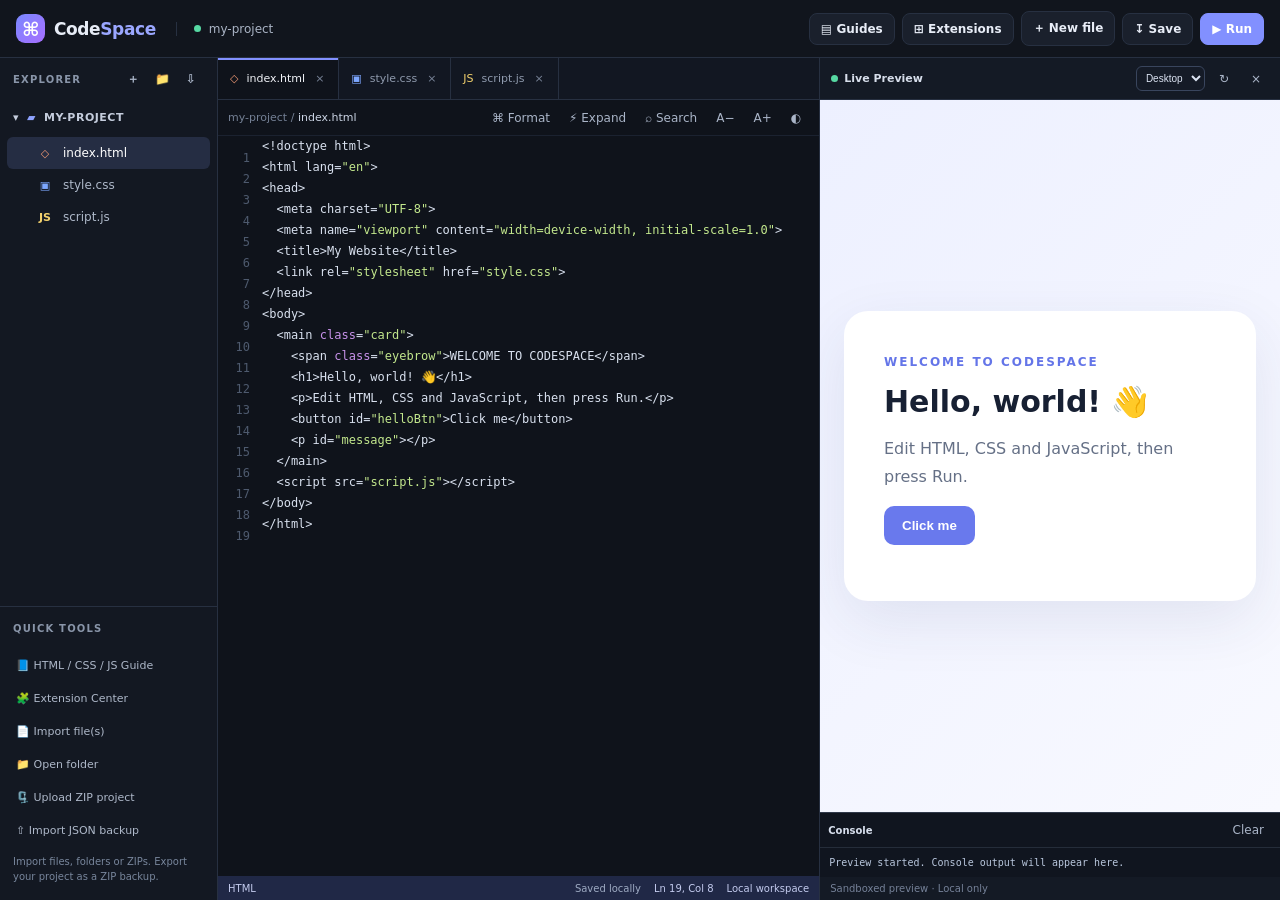
<file: index.html>
<!doctype html>
<html lang="en">
<head>
  <meta charset="utf-8">
  <meta name="viewport" content="width=device-width, initial-scale=1">
  <meta name="theme-color" content="#10131b">
  <title>CodeSpace — Local Web IDE</title>
  <link rel="stylesheet" href="style.css">
</head>
<body>
  <header class="topbar">
    <button class="icon-btn mobile-only" id="menuBtn" aria-label="Open file explorer">☰</button>
    <a class="brand" href="index.html" aria-label="CodeSpace home"><span class="brand-mark">⌘</span><span>Code<span class="accent-text">Space</span></span></a>
    <div class="project-chip"><i></i><span id="projectNameLabel">my-project</span></div>
    <div class="top-actions">
      <button class="btn ghost" id="guideBtn">▤ <span class="wide-label">Guides</span></button>
      <button class="btn ghost" id="extensionsBtn">⊞ <span class="wide-label">Extensions</span></button>
      <button class="btn ghost" id="newFileBtn">＋ <span class="wide-label">New file</span></button>
      <button class="btn ghost" id="saveBtn">↧ <span class="wide-label">Save</span></button>
      <button class="btn primary" id="runBtn">▶ <span>Run</span></button>
    </div>
  </header>

  <main class="workspace" id="workspace">
    <aside class="sidebar" id="sidebar">
      <div class="side-heading"><span>EXPLORER</span><div><button class="tiny-btn" id="newFileSide" title="New file">＋</button><button class="tiny-btn" id="newFolderBtn" title="New folder">📁</button><button class="tiny-btn" id="exportBtn" title="Export project">⇩</button></div></div>
      <div class="project-row"><span class="folder-caret">▾</span><span class="folder-icon">▰</span><strong>MY-PROJECT</strong></div>
      <div class="file-list" id="fileList"></div>
      <div class="side-bottom">
        <div class="side-heading"><span>QUICK TOOLS</span></div>
        <button class="side-tool" id="guideSide">📘 HTML / CSS / JS Guide</button>
        <button class="side-tool" id="extensionsSide">🧩 Extension Center</button>
        <button class="side-tool" id="importFilesBtn">📄 Import file(s)</button>
        <button class="side-tool" id="openFolderBtn">📁 Open folder</button>
        <button class="side-tool" id="uploadZipBtn">🗜️ Upload ZIP project</button>
        <button class="side-tool" id="importBtn">⇧ Import JSON backup</button>
        <input type="file" id="fileImportInput" multiple accept=".html,.htm,.css,.js,.mjs,.cjs,.ts,.jsx,.tsx,.json,.txt,.md,.xml,.svg,.php,.py,.java,.c,.h,.cpp,.sql,.yaml,.yml,.sh,.csv" hidden>
        <input type="file" id="folderImportInput" webkitdirectory directory multiple hidden>
        <input type="file" id="zipImportInput" accept=".zip,application/zip,application/x-zip-compressed" hidden>
        <input type="file" id="importInput" accept=".json,application/json" hidden>
        <p class="side-note">Import files, folders or ZIPs. Export your project as a ZIP backup.</p>
      </div>
    </aside>

    <section class="editor-area" id="editorArea">
      <div class="tabs" id="tabs"></div>
      <div class="editor-toolbar">
        <div class="breadcrumbs" id="breadcrumbs">my-project / <b>index.html</b></div>
        <div class="editor-actions">
          <button class="tiny-btn" id="formatBtn" title="Basic formatting">⌘ Format</button>
          <button class="tiny-btn" id="expandBtn" title="Expand a shortcut">⚡ Expand</button>
          <button class="tiny-btn" id="searchBtn" title="Search and replace">⌕ Search</button>
          <button class="tiny-btn" id="zoomOutBtn" title="Decrease font size">A−</button>
          <button class="tiny-btn" id="zoomInBtn" title="Increase font size">A+</button>
          <button class="tiny-btn" id="themeBtn" title="Toggle editor theme">◐</button>
        </div>
      </div>
      <div class="mobile-codebar" aria-label="Touch coding toolbar">
        <button type="button" data-mobile-action="tab">⇥ Tab</button>
        <button type="button" data-mobile-action="suggest">✦ Suggest</button>
        <button type="button" data-mobile-action="expand">⚡ Expand</button>
        <button type="button" data-mobile-action="braces">{ }</button>
        <button type="button" data-mobile-action="parens">( )</button>
        <button type="button" data-mobile-action="semicolon">;</button>
        <button type="button" data-mobile-action="comment">//</button>
        <button type="button" data-mobile-action="undo">↶</button>
        <button type="button" data-mobile-action="redo">↷</button>
      </div>
      <div class="search-panel" id="searchPanel" hidden>
        <input id="searchQuery" placeholder="Find in project…" aria-label="Search project">
        <input id="replaceQuery" placeholder="Replace with…" aria-label="Replace text">
        <button class="tiny-btn" id="findNextBtn">Find next</button><button class="tiny-btn" id="replaceBtn">Replace</button><button class="tiny-btn" id="replaceAllBtn">Replace all</button><button class="tiny-btn" id="closeSearchBtn">×</button>
      </div>
      <div class="editor-wrap">
        <pre id="highlightLayer" aria-hidden="true"><code id="highlightCode"></code></pre>
        <div class="line-numbers" id="lineNumbers">1</div>
        <textarea id="codeEditor" spellcheck="false" autocapitalize="off" autocomplete="off" autocorrect="off" aria-label="Code editor"></textarea>
      </div>
      <div class="statusbar"><span id="languageStatus">HTML</span><span id="saveStatus">Ready</span><span id="cursorStatus">Ln 1, Col 1</span><span>Local workspace</span></div>
    </section>

    <section class="preview-area" id="previewArea">
      <div class="preview-header"><div><span class="preview-dot"></span><strong>Live Preview</strong></div><div><select id="deviceSize" aria-label="Preview device"><option value="100%">Desktop</option><option value="390px">Phone</option><option value="768px">Tablet</option></select><button class="tiny-btn" id="refreshPreview" title="Refresh preview">↻</button><button class="tiny-btn" id="closePreview" title="Close preview">×</button></div></div>
      <iframe id="previewFrame" title="Website preview" sandbox="allow-scripts"></iframe>
      <div class="console-panel" id="consolePanel"><div class="console-head"><strong>Console</strong><button class="tiny-btn" id="clearConsoleBtn">Clear</button></div><pre id="consoleOutput">Console ready.</pre></div><div class="preview-footer">Sandboxed preview · Local only</div>
    </section>

    <aside class="tool-panel" id="toolPanel" hidden>
      <div class="panel-heading"><strong id="panelTitle">Guide</strong><button class="tiny-btn" id="closePanel">×</button></div>
      <div class="panel-tabs" id="panelTabs"></div>
      <div class="panel-content" id="panelContent"></div>
    </aside>
  </main>

  <nav class="mobile-nav" aria-label="Mobile navigation">
    <button class="mobile-nav-item active" id="navCode">⌨ <span>Code</span></button>
    <button class="mobile-nav-item" id="navFiles">▤ <span>Files</span></button>
    <button class="mobile-nav-item" id="navPreview">▶ <span>Preview</span></button>
    <button class="mobile-nav-item" id="navGuide">📘 <span>Guide</span></button>
  </nav>

  <div class="modal-backdrop" id="modalBackdrop" hidden>
    <form class="modal" id="newFileForm">
      <div class="modal-title">Create a file <button type="button" class="tiny-btn" id="cancelModal">×</button></div>
      <label for="fileNameInput">File name</label>
      <input id="fileNameInput" placeholder="e.g. about.html or css/main.css" required maxlength="80">
      <p class="modal-help">Tip: type folder/name.ext to create it inside a folder</p>
      <div class="modal-actions"><button type="button" class="btn ghost" id="cancelModal2">Cancel</button><button class="btn primary" type="submit">Create file</button></div>
    </form>
  </div>
  <div class="toast" id="toast" role="status"></div>
  <script src="jszip.min.js"></script>
  <script src="app.js"></script>
</body>
</html>
</file>
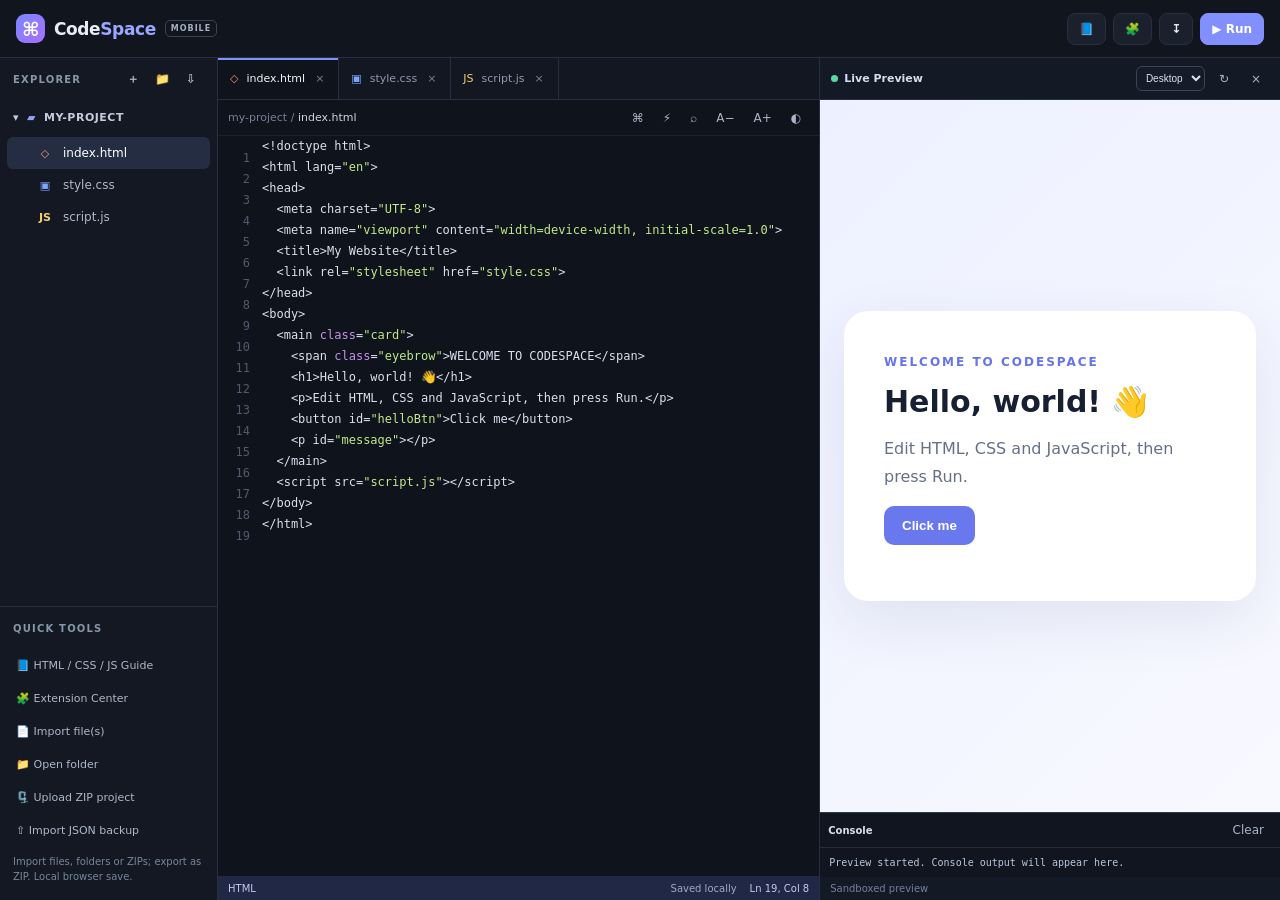
<file: mobile.html>
<!doctype html>
<html lang="en">
<head>
  <meta charset="utf-8">
  <meta name="viewport" content="width=device-width, initial-scale=1, viewport-fit=cover">
  <meta name="theme-color" content="#10131b">
  <title>CodeSpace Mobile</title>
  <link rel="stylesheet" href="style.css">
</head>
<body class="mobile-entry">
  <header class="topbar">
    <button class="icon-btn mobile-only" id="menuBtn" aria-label="Open file explorer">☰</button>
    <a class="brand" href="mobile.html"><span class="brand-mark">⌘</span><span>Code<span class="accent-text">Space</span></span><small class="mobile-tag">MOBILE</small></a>
    <div class="top-actions">
      <button class="btn ghost" id="guideBtn">📘</button>
      <button class="btn ghost" id="extensionsBtn">🧩</button>
      <button class="btn ghost" id="saveBtn">↧</button>
      <button class="btn primary" id="runBtn">▶ Run</button>
    </div>
  </header>
  <main class="workspace" id="workspace">
    <aside class="sidebar" id="sidebar">
      <div class="side-heading"><span>EXPLORER</span><div><button class="tiny-btn" id="newFileSide">＋</button><button class="tiny-btn" id="newFolderBtn">📁</button><button class="tiny-btn" id="exportBtn">⇩</button></div></div>
      <div class="project-row"><span class="folder-caret">▾</span><span class="folder-icon">▰</span><strong>MY-PROJECT</strong></div>
      <div class="file-list" id="fileList"></div>
      <div class="side-bottom"><div class="side-heading"><span>QUICK TOOLS</span></div><button class="side-tool" id="guideSide">📘 HTML / CSS / JS Guide</button><button class="side-tool" id="extensionsSide">🧩 Extension Center</button><button class="side-tool" id="importFilesBtn">📄 Import file(s)</button>
        <button class="side-tool" id="openFolderBtn">📁 Open folder</button>
        <button class="side-tool" id="uploadZipBtn">🗜️ Upload ZIP project</button>
        <button class="side-tool" id="importBtn">⇧ Import JSON backup</button>
        <input type="file" id="fileImportInput" multiple accept=".html,.htm,.css,.js,.mjs,.cjs,.ts,.jsx,.tsx,.json,.txt,.md,.xml,.svg,.php,.py,.java,.c,.h,.cpp,.sql,.yaml,.yml,.sh,.csv" hidden>
        <input type="file" id="folderImportInput" webkitdirectory directory multiple hidden>
        <input type="file" id="zipImportInput" accept=".zip,application/zip,application/x-zip-compressed" hidden>
        <input type="file" id="importInput" accept=".json,application/json" hidden><p class="side-note">Import files, folders or ZIPs; export as ZIP. Local browser save.</p></div>
    </aside>
    <section class="editor-area" id="editorArea">
      <div class="tabs" id="tabs"></div>
      <div class="editor-toolbar"><div class="breadcrumbs" id="breadcrumbs">my-project / <b>index.html</b></div><div class="editor-actions"><button class="tiny-btn" id="formatBtn">⌘</button><button class="tiny-btn" id="expandBtn">⚡</button><button class="tiny-btn" id="searchBtn">⌕</button><button class="tiny-btn" id="zoomOutBtn">A−</button><button class="tiny-btn" id="zoomInBtn">A+</button><button class="tiny-btn" id="themeBtn">◐</button></div></div>
      <div class="mobile-codebar" aria-label="Touch coding toolbar">
        <button type="button" data-mobile-action="tab">⇥ Tab</button>
        <button type="button" data-mobile-action="suggest">✦ Suggest</button>
        <button type="button" data-mobile-action="expand">⚡ Expand</button>
        <button type="button" data-mobile-action="braces">{ }</button>
        <button type="button" data-mobile-action="parens">( )</button>
        <button type="button" data-mobile-action="semicolon">;</button>
        <button type="button" data-mobile-action="comment">//</button>
        <button type="button" data-mobile-action="undo">↶</button>
        <button type="button" data-mobile-action="redo">↷</button>
      </div>
      <div class="search-panel" id="searchPanel" hidden><input id="searchQuery" placeholder="Find in project…"><input id="replaceQuery" placeholder="Replace with…"><button class="tiny-btn" id="findNextBtn">Find</button><button class="tiny-btn" id="replaceBtn">Replace</button><button class="tiny-btn" id="replaceAllBtn">All</button><button class="tiny-btn" id="closeSearchBtn">×</button></div><div class="editor-wrap"><pre id="highlightLayer" aria-hidden="true"><code id="highlightCode"></code></pre><div class="line-numbers" id="lineNumbers">1</div><textarea id="codeEditor" spellcheck="false" autocapitalize="off" autocomplete="off" autocorrect="off" aria-label="Code editor"></textarea></div>
      <div class="statusbar"><span id="languageStatus">HTML</span><span id="saveStatus">Ready</span><span id="cursorStatus">Ln 1, Col 1</span></div>
    </section>
    <section class="preview-area" id="previewArea"><div class="preview-header"><div><span class="preview-dot"></span><strong>Live Preview</strong></div><div><select id="deviceSize" aria-label="Preview device"><option value="100%">Desktop</option><option value="390px">Phone</option><option value="768px">Tablet</option></select><button class="tiny-btn" id="refreshPreview">↻</button><button class="tiny-btn" id="closePreview">×</button></div></div><iframe id="previewFrame" title="Website preview" sandbox="allow-scripts"></iframe><div class="console-panel" id="consolePanel"><div class="console-head"><strong>Console</strong><button class="tiny-btn" id="clearConsoleBtn">Clear</button></div><pre id="consoleOutput">Console ready.</pre></div><div class="preview-footer">Sandboxed preview</div></section>
    <aside class="tool-panel" id="toolPanel" hidden><div class="panel-heading"><strong id="panelTitle">Guide</strong><button class="tiny-btn" id="closePanel">×</button></div><div class="panel-tabs" id="panelTabs"></div><div class="panel-content" id="panelContent"></div></aside>
  </main>
  <nav class="mobile-nav"><button class="mobile-nav-item active" id="navCode">⌨ <span>Code</span></button><button class="mobile-nav-item" id="navFiles">▤ <span>Files</span></button><button class="mobile-nav-item" id="navPreview">▶ <span>Preview</span></button><button class="mobile-nav-item" id="navGuide">📘 <span>Guide</span></button></nav>
  <div class="modal-backdrop" id="modalBackdrop" hidden><form class="modal" id="newFileForm"><div class="modal-title">Create a file <button type="button" class="tiny-btn" id="cancelModal">×</button></div><label for="fileNameInput">File name</label><input id="fileNameInput" placeholder="e.g. about.html or css/main.css" required maxlength="80"><p class="modal-help">Tip: type folder/name.ext to create it inside a folder</p><div class="modal-actions"><button type="button" class="btn ghost" id="cancelModal2">Cancel</button><button class="btn primary" type="submit">Create file</button></div></form></div>
  <div class="toast" id="toast" role="status"></div><script src="jszip.min.js"></script>
  <script src="app.js"></script>
</body>
</html>
</file>
<file: style.css>
:root{color-scheme:dark;--bg:#0d1016;--panel:#131822;--panel2:#171e2a;--line:#273041;--text:#e8edf7;--muted:#8d99ad;--accent:#8290ff;--green:#57d9a3;--orange:#f5bb6d;--danger:#ff7f91}
*{box-sizing:border-box}html,body{margin:0;height:100%;font-family:Inter,ui-sans-serif,system-ui,-apple-system,"Segoe UI",sans-serif;background:var(--bg);color:var(--text)}button,input,textarea{font:inherit}button{cursor:pointer;color:inherit}button:focus-visible,a:focus-visible,input:focus-visible,textarea:focus-visible{outline:2px solid var(--accent);outline-offset:2px}
.topbar{height:58px;display:flex;align-items:center;gap:16px;padding:0 16px;background:#11151d;border-bottom:1px solid var(--line);position:relative;z-index:6}.brand{display:flex;align-items:center;gap:9px;font-weight:800;letter-spacing:-.4px;font-size:17px;white-space:nowrap;text-decoration:none;color:var(--text)}.brand-mark{display:grid;place-items:center;width:29px;height:29px;border-radius:9px;background:linear-gradient(135deg,#7988ff,#a76eff);color:white;font-size:19px}.accent-text{color:#9ba7ff}.mobile-tag{font-size:8px;letter-spacing:1px;color:#a6b0c6;border:1px solid #3a4358;padding:3px 5px;border-radius:5px}.project-chip{display:flex;align-items:center;gap:8px;margin-left:4px;color:#aab4c5;font-size:12px;border-left:1px solid var(--line);padding-left:17px}.project-chip i{width:7px;height:7px;border-radius:50%;background:var(--green)}.top-actions{display:flex;align-items:center;gap:7px;margin-left:auto}.btn{border:1px solid var(--line);border-radius:8px;padding:8px 11px;background:#1a202c;font-size:12px;font-weight:650;white-space:nowrap}.btn.primary{background:var(--accent);border-color:var(--accent);color:white}.btn:hover{filter:brightness(1.12)}.btn.ghost:hover,.tiny-btn:hover,.side-tool:hover{background:#252e3e}.workspace{height:calc(100dvh - 58px);min-height:340px;display:grid;grid-template-columns:218px minmax(280px,1fr) minmax(260px,36%);overflow:hidden}.sidebar{background:var(--panel);border-right:1px solid var(--line);display:flex;flex-direction:column;min-width:0}.side-heading{height:42px;display:flex;align-items:center;justify-content:space-between;padding:0 13px;color:#8995a9;font-size:10px;font-weight:850;letter-spacing:1.2px}.side-heading>div{display:flex}.tiny-btn{border:0;border-radius:6px;background:transparent;color:#aab5c8;padding:6px 8px;font-size:12px}.project-row{height:34px;display:flex;align-items:center;gap:8px;padding:0 13px;font-size:11px;color:#c5cddd;letter-spacing:.5px}.folder-icon{color:#8ea2ff}.file-list{padding:3px 7px;overflow:auto}.file-item{width:100%;display:flex;align-items:center;gap:9px;text-align:left;border:0;background:transparent;color:#aeb8c9;padding:9px 9px;border-radius:6px;font-size:12px}.file-item:hover{background:#1b2230}.file-item.active{background:#252d43;color:white}.file-icon{width:18px;text-align:center;font-size:11px;font-weight:850}.html{color:#f59b76}.css{color:#7da7ff}.js{color:#f3d16d}.json{color:#9ed9b0}.txt{color:#b9c2d3}.side-bottom{margin-top:auto;border-top:1px solid var(--line);padding-bottom:12px}.side-tool{width:calc(100% - 16px);margin:2px 8px;text-align:left;background:transparent;border:0;border-radius:6px;padding:8px;color:#aeb8c9;font-size:11px}.side-note{font-size:10px;line-height:1.5;color:#78869c;padding:3px 13px 0;margin:4px 0}.editor-area{display:flex;flex-direction:column;min-width:0;background:#0f131b}.tabs{height:42px;display:flex;overflow-x:auto;border-bottom:1px solid var(--line);background:#121722;scrollbar-width:thin}.tab{display:flex;align-items:center;gap:8px;padding:0 12px;border-right:1px solid var(--line);font-size:11px;color:#8f9aad;white-space:nowrap;cursor:pointer;position:relative}.tab.active{background:#0f131b;color:#f1f3f8}.tab.active:before{content:"";position:absolute;top:0;left:0;right:0;height:2px;background:var(--accent)}.tab-close{border:0;background:transparent;color:#788397;padding:0 2px}.editor-toolbar{height:36px;display:flex;align-items:center;justify-content:space-between;padding:0 10px;border-bottom:1px solid #1b2230;color:#748095;font-size:11px;gap:8px}.breadcrumbs{overflow:hidden;text-overflow:ellipsis;white-space:nowrap}.breadcrumbs b{color:#cbd4e4;font-weight:500}.editor-actions{display:flex;gap:3px;flex-shrink:0}.editor-wrap{display:flex;flex:1;min-height:0;overflow:hidden;padding-top:12px}.line-numbers{width:42px;flex-shrink:0;text-align:right;padding:0 10px 0 0;color:#4e5a6e;font:12px/1.75 ui-monospace,SFMono-Regular,Consolas,monospace;white-space:pre;overflow:hidden;user-select:none}.editor-wrap textarea{flex:1;width:0;resize:none;border:0;outline:0;background:transparent;color:#d9e1ef;padding:0 13px 20px 0;font:12px/1.75 ui-monospace,SFMono-Regular,Consolas,monospace;white-space:pre;tab-size:2;overflow:auto;caret-color:#9da9ff}.statusbar{height:24px;display:flex;align-items:center;gap:13px;padding:0 10px;background:#202846;color:#c3cbee;font-size:10px;white-space:nowrap;overflow:hidden}.statusbar span:nth-child(2){margin-left:auto;color:#9eabc3}.preview-area{min-width:0;background:#fff;color:#111;display:flex;flex-direction:column;border-left:1px solid var(--line)}.preview-header{height:42px;display:flex;align-items:center;justify-content:space-between;padding:0 11px;background:#141a25;color:#d7deeb;border-bottom:1px solid var(--line);font-size:11px}.preview-header>div{display:flex;align-items:center;gap:6px}.preview-dot{width:7px;height:7px;border-radius:50%;background:var(--green)}.preview-area iframe{width:100%;flex:1;border:0;background:#fff}.preview-footer{height:23px;display:flex;align-items:center;padding:0 10px;background:#141a25;color:#758198;font-size:10px}.tool-panel{min-width:0;background:#141a25;border-left:1px solid var(--line);display:flex;flex-direction:column;overflow:hidden}.tool-panel[hidden]{display:none}.workspace.panel-open{grid-template-columns:218px minmax(260px,1fr) minmax(260px,34%)}.workspace.panel-open .preview-area{display:none}.panel-heading{height:43px;display:flex;align-items:center;justify-content:space-between;padding:0 13px;border-bottom:1px solid var(--line);font-size:12px}.panel-tabs{display:flex;gap:5px;padding:9px;border-bottom:1px solid var(--line);overflow:auto}.panel-tab{border:1px solid #30394a;background:#1a202d;color:#aab5c7;padding:7px 9px;border-radius:7px;font-size:10px;white-space:nowrap}.panel-tab.active{background:#303b62;color:#fff;border-color:#5867a2}.panel-content{padding:12px;overflow:auto;font-size:12px;line-height:1.55;color:#b9c4d6}.guide-card,.extension-card,.snippet-card{border:1px solid #2b3445;border-radius:10px;padding:12px;margin-bottom:10px;background:#171e2a}.guide-card h3,.extension-card h3,.snippet-card h3{font-size:13px;margin:0 0 7px;color:#eef2fa}.guide-card p,.extension-card p{margin:5px 0;color:#a5b0c4}.code-sample{display:block;white-space:pre-wrap;overflow-wrap:anywhere;background:#0b0e14;border:1px solid #242c3a;border-radius:7px;padding:9px;margin:8px 0;color:#dbe3f2;font:11px/1.55 ui-monospace,monospace}.panel-button{border:1px solid #3b4760;background:#242e45;border-radius:7px;padding:7px 9px;font-size:10px;color:#e5eaff;margin-top:6px}.extension-head{display:flex;align-items:flex-start;gap:9px}.extension-icon{display:grid;place-items:center;flex:0 0 34px;height:34px;border-radius:9px;background:#27314a;font-size:17px}.extension-head>div:nth-child(2){flex:1}.extension-state{font-size:10px;color:var(--green)}.extension-toggle{border:1px solid #414c63;border-radius:7px;background:#252d3c;padding:6px 9px;font-size:10px}.extension-toggle.on{background:#234b43;border-color:#347762;color:#9ef0ce}.mobile-only,.mobile-nav{display:none}.modal-backdrop{position:fixed;inset:0;background:#05070bbd;z-index:20;display:grid;place-items:center;padding:18px}.modal-backdrop[hidden]{display:none}.modal{width:min(100%,390px);padding:20px;border:1px solid #30394a;border-radius:14px;background:#171d29;box-shadow:0 20px 70px #0008}.modal-title{display:flex;justify-content:space-between;align-items:center;font-weight:750;margin-bottom:20px}.modal label{display:block;font-size:12px;color:#aab4c5;margin-bottom:7px}.modal input{width:100%;padding:11px 12px;border:1px solid #384357;border-radius:8px;background:#0f131b;color:#fff;outline:none}.modal-help{font-size:11px;color:#8d98aa}.modal-actions{display:flex;justify-content:flex-end;gap:8px;margin-top:20px}.toast{position:fixed;bottom:22px;left:50%;transform:translate(-50%,20px);opacity:0;pointer-events:none;background:#273149;border:1px solid #465273;color:#fff;border-radius:9px;padding:10px 14px;font-size:12px;transition:.2s;z-index:30;max-width:calc(100% - 24px);text-align:center}.toast.show{opacity:1;transform:translate(-50%,0)}.mobile-entry .project-chip{display:none}
@media(max-width:1050px){.workspace{grid-template-columns:190px minmax(260px,1fr)}.preview-area{display:none}.workspace.show-preview{grid-template-columns:190px minmax(0,1fr) minmax(260px,42%)}.workspace.show-preview .preview-area{display:flex}.workspace.show-preview .editor-area{display:flex}.workspace.panel-open{grid-template-columns:190px minmax(250px,1fr) minmax(250px,40%)}.workspace.panel-open .tool-panel{display:flex}.workspace.panel-open .preview-area{display:none}}
@media(max-width:640px){.topbar{height:54px;padding:0 9px;gap:8px}.mobile-only{display:inline-flex}.topbar .icon-btn{border:0;background:transparent;font-size:20px;padding:5px}.brand{font-size:15px;gap:6px}.brand-mark{width:26px;height:26px}.project-chip{display:none}.top-actions{gap:4px}.btn{padding:8px 9px;font-size:11px}.wide-label{display:none}.workspace{height:calc(100dvh - 105px);grid-template-columns:minmax(0,1fr);position:relative;min-height:0}.sidebar{display:none;position:absolute;z-index:5;top:0;bottom:0;width:min(82vw,300px);box-shadow:12px 0 35px #0008}.workspace.files-open .sidebar{display:flex}.editor-area{grid-column:1;min-width:0}.preview-area{border-left:0}.workspace.show-preview{grid-template-columns:minmax(0,1fr)}.workspace.show-preview .editor-area{display:none}.workspace.show-preview .preview-area{display:flex;grid-column:1}.workspace.panel-open{grid-template-columns:minmax(0,1fr)}.workspace.panel-open .editor-area,.workspace.panel-open .preview-area{display:none}.workspace.panel-open .tool-panel{display:flex;grid-column:1;border:0}.tool-panel{border:0}.tabs{height:39px}.editor-toolbar{height:34px}.editor-wrap{padding-top:10px}.line-numbers{width:34px;padding-right:8px;font-size:11px}.editor-wrap textarea{font-size:12px;padding-right:9px}.statusbar{height:22px;gap:9px}.statusbar span:last-child{display:none}.mobile-nav{height:51px;display:flex;position:fixed;bottom:0;left:0;right:0;background:#121722;border-top:1px solid var(--line);z-index:7;justify-content:space-around;padding-bottom:env(safe-area-inset-bottom)}.mobile-nav-item{flex:1;border:0;background:transparent;color:#7f8ba0;display:flex;align-items:center;justify-content:center;gap:6px;font-size:12px}.mobile-nav-item.active{color:#b9c2ff;border-top:2px solid var(--accent)}.mobile-nav-item span{font-size:10px}.panel-content{padding:10px}.preview-header{height:39px}.side-bottom{padding-bottom:10px}.mobile-entry .topbar{padding:0 8px}.mobile-entry .top-actions{gap:3px}.mobile-entry .btn{padding:8px}}
@media(max-width:370px){.brand>span:nth-child(2){display:none}.top-actions{gap:2px}.btn{padding:7px}.editor-actions .tiny-btn{padding:5px;font-size:10px}.mobile-tag{display:none}}

/* Offline IntelliSense suggestion popup */
.editor-area{position:relative}
.intellisense-box{position:absolute;z-index:15;left:48px;bottom:34px;width:min(390px,calc(100% - 58px));max-height:44%;overflow:auto;background:#151c29;border:1px solid #3a4660;border-radius:9px;box-shadow:0 14px 35px #0009;padding:4px;color:#e8edf7}
.intellisense-box[hidden]{display:none}
.intellisense-head{padding:7px 8px;color:#8e9bb3;font-size:9px;font-weight:800;letter-spacing:.7px;border-bottom:1px solid #293347;margin-bottom:3px}
.suggestion-row{display:flex;width:100%;align-items:center;gap:10px;border:0;border-radius:5px;padding:8px;background:transparent;text-align:left;color:#e5eaf5;font-size:11px}
.suggestion-row:hover,.suggestion-row.selected{background:#303b5a}
.suggestion-label{font-family:ui-monospace,SFMono-Regular,Consolas,monospace;color:#a9b5ff;min-width:105px;font-weight:700}
.suggestion-desc{color:#9ca8bc;overflow:hidden;text-overflow:ellipsis;white-space:nowrap}
@media(max-width:640px){.intellisense-box{left:37px;bottom:30px;width:calc(100% - 45px);max-height:42%;}.suggestion-row{padding:9px 7px}.suggestion-label{min-width:90px}}


/* Touch-first coding controls: visible only on narrow/mobile layouts */
.mobile-codebar{display:none;align-items:center;gap:5px;overflow-x:auto;overscroll-behavior-x:contain;padding:6px 8px;background:#171e2a;border-bottom:1px solid #273041;scrollbar-width:thin;-webkit-overflow-scrolling:touch}
.mobile-codebar button{flex:0 0 auto;min-height:34px;padding:7px 10px;border:1px solid #34405a;border-radius:8px;background:#222c40;color:#e1e8f8;font-size:11px;font-weight:650;white-space:nowrap;touch-action:manipulation}
.mobile-codebar button:active{background:#39476b;border-color:#7182d8;transform:translateY(1px)}
@media(max-width:640px){.mobile-codebar{display:flex}.editor-toolbar{flex-shrink:0}.mobile-codebar button{min-height:38px;padding:8px 11px;font-size:12px}.intellisense-box{bottom:76px;max-height:38%;}}


/* Mobile preview reliability fix: make preview a full-screen workspace pane. */
@media (max-width: 640px) {
  .workspace { position: relative; isolation: isolate; }
  .workspace.show-preview { display: block; }
  .workspace.show-preview .editor-area,
  .workspace.show-preview .sidebar,
  .workspace.show-preview .tool-panel { display: none !important; }
  .workspace.show-preview .preview-area {
    display: flex !important;
    position: absolute;
    inset: 0;
    width: 100%;
    height: 100%;
    min-height: 0;
    z-index: 4;
    border: 0;
  }
  .workspace.show-preview .preview-area iframe { display: block; flex: 1 1 auto; width: 100%; min-height: 0; }
}


/* Final mobile preview override: explicitly size the preview panel and iframe. */
@media (max-width: 640px) {
  body.mobile-entry.mobile-preview-mode .workspace,
  body.mobile-entry .workspace.show-preview {
    display: block !important;
    position: relative !important;
    height: calc(100dvh - 105px) !important;
    min-height: 0 !important;
    overflow: hidden !important;
  }
  body.mobile-entry.mobile-preview-mode .workspace .editor-area,
  body.mobile-entry.mobile-preview-mode .workspace .sidebar,
  body.mobile-entry.mobile-preview-mode .workspace .tool-panel,
  body.mobile-entry .workspace.show-preview .editor-area,
  body.mobile-entry .workspace.show-preview .sidebar,
  body.mobile-entry .workspace.show-preview .tool-panel {
    display: none !important;
  }
  body.mobile-entry.mobile-preview-mode .workspace .preview-area,
  body.mobile-entry .workspace.show-preview .preview-area {
    display: flex !important;
    position: absolute !important;
    inset: 0 !important;
    width: 100% !important;
    height: 100% !important;
    min-height: 0 !important;
    z-index: 10 !important;
    border: 0 !important;
    visibility: visible !important;
    opacity: 1 !important;
  }
  body.mobile-entry.mobile-preview-mode .preview-area iframe,
  body.mobile-entry .workspace.show-preview .preview-area iframe {
    display: block !important;
    width: 100% !important;
    height: auto !important;
    min-height: 0 !important;
    flex: 1 1 0 !important;
    visibility: visible !important;
  }
}

/* VS Code style explorer tree */
.sidebar{overflow:hidden}
.file-list{flex:1 1 auto;min-height:0;overflow-y:auto;overflow-x:hidden}
.side-bottom{flex-shrink:0}
.file-item{min-width:0}
.file-item .file-label{flex:1;min-width:0;overflow:hidden;text-overflow:ellipsis;white-space:nowrap}
.file-item .file-icon{flex-shrink:0}
.folder-item{color:#c5cddd;font-weight:600}
.folder-item .caret{width:12px;flex-shrink:0;font-size:11px;color:#8d99ad;text-align:center}
.folder-item .folder-icon{color:#8ea2ff}
.folder-item.selected{background:#1b2230}

/* CodeSpace UX upgrade: offline token colors, search, console and responsive preview sizing */
.editor-wrap{position:relative}
#highlightLayer{position:absolute;left:44px;right:0;top:0;bottom:0;margin:0;padding:0 13px 20px 0;overflow:hidden;pointer-events:none;white-space:pre;tab-size:2;font:12px/1.75 ui-monospace,SFMono-Regular,Consolas,monospace;color:#d9e1ef;background:transparent;z-index:0}
#highlightCode{font:inherit;white-space:pre}
.editor-wrap textarea{position:relative;z-index:1;color:transparent!important;-webkit-text-fill-color:transparent;text-shadow:none;background:transparent;caret-color:#b9c2ff;selection-background-color:#445078}
.editor-wrap textarea::selection{background:#52669b88;color:transparent}
.tok-keyword{color:#c792ea}.tok-string{color:#c3e88d}.tok-number{color:#f78c6c}.tok-comment{color:#75839a;font-style:italic}.tok-object{color:#82aaff}
.search-panel{display:flex;align-items:center;gap:5px;padding:7px;border-bottom:1px solid var(--line);flex-wrap:wrap;background:#151b27}
.search-panel[hidden]{display:none}
.search-panel input{min-width:90px;flex:1;width:90px;background:#0d1119;border:1px solid #384357;border-radius:6px;padding:7px;color:#e5eaf4;font-size:11px;outline:none}
.search-panel button{font-size:10px;padding:6px}
#deviceSize{max-width:94px;background:#151b27;color:#dce4f3;border:1px solid #39455d;border-radius:6px;padding:5px;font-size:10px}
.console-panel{background:#10151f;color:#d8e0ee;border-top:1px solid #30394a;max-height:140px;display:flex;flex-direction:column;flex:0 0 auto}
.console-head{display:flex;align-items:center;justify-content:space-between;padding:4px 8px;font-size:10px;border-bottom:1px solid #252d3a}
#consoleOutput{margin:0;padding:7px 9px;white-space:pre-wrap;overflow:auto;font:10px/1.5 ui-monospace,monospace;max-height:100px;color:#b9c7dd}
.preview-footer{flex:0 0 auto}
.light-editor .editor-wrap{background:#f7f8fc}.light-editor #highlightLayer{color:#20283b}.light-editor .editor-wrap textarea{caret-color:#3d50c4}.light-editor .line-numbers{background:#f7f8fc;color:#8490a3}
@media(max-width:640px){#highlightLayer{left:34px;padding-right:9px;font-size:12px}.console-panel{max-height:110px}#consoleOutput{max-height:74px}.search-panel input{flex-basis:42%}.search-panel button{min-height:30px}}
</file>
